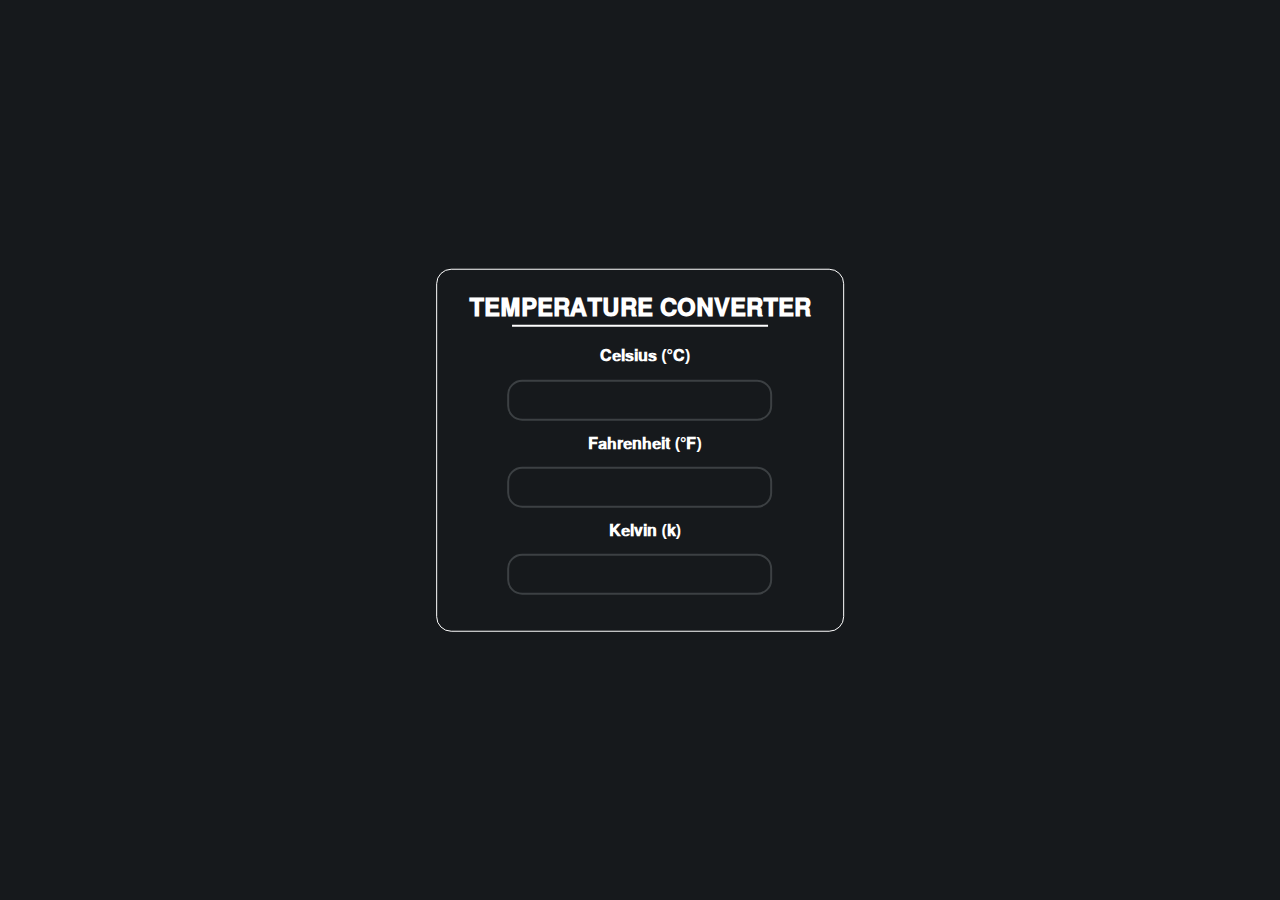
<file: TASK 3 - TEMPERATURE CONVERTER WEBSITE/index.html>
<!DOCTYPE html>
<html lang="en">
<head>
  <meta charset="UTF-8">
  <meta http-equiv="X-UA-Compatible" content="IE=Edge">
  <meta name="viewport" content="width=device-width, initial-scale=1">

  <title>𝐓𝐞𝐦𝐩𝐞𝐫𝐚𝐭𝐮𝐫𝐞 𝐂𝐨𝐧𝐯𝐞𝐫𝐭𝐞𝐫</title>
  <link rel="stylesheet" href="style.css">
</head>

<body>
  <div class="wrapper">
    <div class="container">
      <h1 class="head">𝐓𝐄𝐌𝐏𝐄𝐑𝐀𝐓𝐔𝐑𝐄 𝐂𝐎𝐍𝐕𝐄𝐑𝐓𝐄𝐑 </h1>
      <div class="cel-wrap">
        <label for="cel" class="lb-1"> 𝐂𝐞𝐥𝐬𝐢𝐮𝐬 (°𝐂) </label>
        <input type="number" id="cel" class="inp-1"/>
      </div>
      <div class="fahr-wrap">
        <label for="fahr" class="lb-2"> 𝐅𝐚𝐡𝐫𝐞𝐧𝐡𝐞𝐢𝐭 (°𝐅) </label>
        <input type="number" id="fahr" class="inp-2"/>
      </div>
      <div class="Kel-wrap">
      <label for="kel" class="lb-3"> 𝐊𝐞𝐥𝐯𝐢𝐧 (𝐤) </label>
      <input type="number" id="kel" class="inp-3" />
      </div>
    </div>
  </div>
  <script src="main.js"></script>
</body>
</html>
</file>
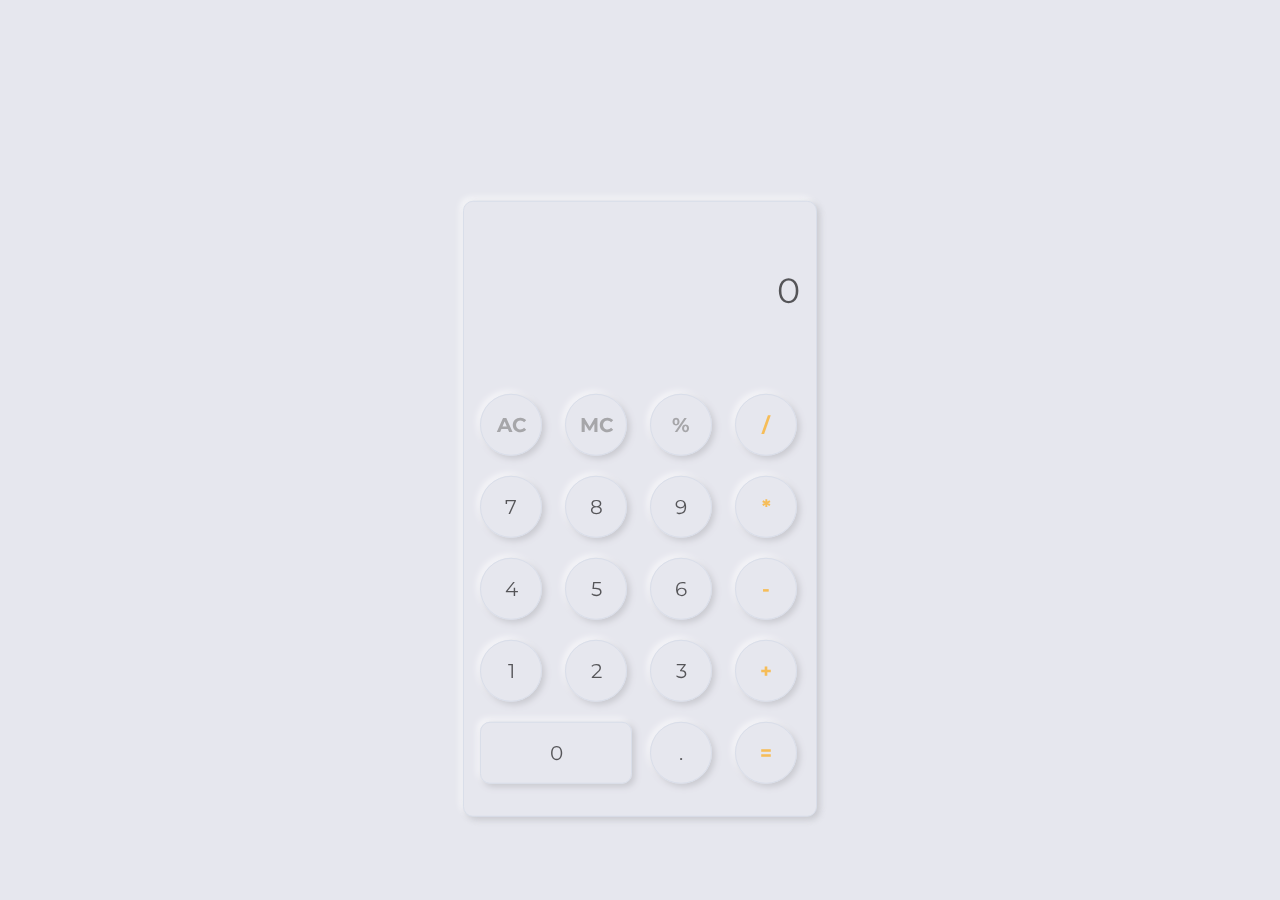
<file: TASK 4 - CALCULATOR/index.html>
<!DOCTYPE html>
<html>
<head>
    <title>Neumorphism calculator design</title>
 <style>
@import url('https://fonts.googleapis.com/css?family=Montserrat&display=swap');

body 
{
  font-family: 'Montserrat', sans-serif;
  background-color: #e6e7ee;
  font-size: 20px;
}
.container 
{
  background-color: #e6e7ee;
  width: 320px;
  height: 550px;
  border-radius: .5em;
  border:1px solid #d1d9e6;
  box-shadow: 3px 3px 6px #b8b9be, -3px -3px 6px #fff;
  margin: 0 auto;
  padding: 32px 16px;
  display: flex;
  flex-direction: column;
  justify-content: space-between;
  
}
.container .result {
  width: 100%;
  height: 150px;
}
.container .result p {
  font-size: 35px;
  overflow-y: auto;
  text-align: right;

}

.container .buttons {
  display: grid;
  grid-template-columns: repeat(4, 1fr);
  grid-gap: 1em;
}
.container .buttons .button, .container .buttons .num-button  {
  cursor:pointer;
  text-align: center;
  width: 60px;
  height: 60px;
  display: grid;
  place-content: center;
  border-radius: 50%;
  border:1px solid #d1d9e6;
  box-shadow: 3px 3px 6px #b8b9be, -3px -3px 6px #fff;
}

/*  UTILITIES*/
.container .buttons .zero {
  grid-column: 1/ 3;
  width: 100%;
  border-radius: 10px;
  border:1px solid #d1d9e6;
  box-shadow: 3px 3px 6px #b8b9be, -3px -3px 6px #fff;
  
}
.action-btn {
  color: grey;
  font-weight: bold;
}
.calc-action-btn{
  color: orange;
  font-weight: bold;
} 



</style>   
</head>
<body>
    <div class="container" style="transform: translate(0px, 14px)">
        <div class="result">
          <p id="result-box">0</p>
        </div>
    
    
        <div class="buttons">
          <div class="button action-btn" id="clear"> AC </div>
          <div class="button action-btn"> MC</div>
          <div class="button num-button  action-btn"> %</div>
          <div class="button num-button  calc-action-btn"> /</div>
          <div class="button num-button seven">7</div>
          <div class="button num-button eight">8</div>
          <div class="button num-button  nine">9</div>
          <div class="button num-button  calc-action-btn">*</div>
          <div class="button num-button  four">4</div>
          <div class="button num-button  five">5</div>
          <div class="button num-button  six">6</div>
          <div class="button num-button  calc-action-btn">-</div>
          <div class="button num-button  one">1</div>
          <div class="button num-button  two">2</div>
          <div class="button num-button  three">3</div>
          <div class="button num-button  calc-action-btn">+</div>
          <div class="button num-button  zero">0</div>
          <div class="button num-button  point">.</div>
          <div class="button calc-action-btn" id="total">=</div>
        </div>
    
      </div>
      <!-- partial -->
      <script src='https://cdnjs.cloudflare.com/ajax/libs/gsap/3.1.1/gsap.min.js'></script>
<script>
gsap.from('.container', {duration: 2, opacity: 0, stagger: 0.5, y: 500});

let btns = document.querySelectorAll(".num-button");
let allBtns = document.querySelectorAll(".button");
let resultBox = document.querySelector("#result-box");
let clearBtn = document.querySelector('#clear');

let total = document.querySelector("#total");

let btnSpread = [...btns];
let allBtnSpread = [...allBtns];

// For Number Inputs
btnSpread.forEach((button, i) => {
  button.addEventListener("click", () => {
    // Inner Values for calculator

    if (resultBox.innerHTML == "0") {
      resultBox.innerHTML = "";
    }

    let value = btns[i].innerHTML;
    resultBox.innerHTML += value;
  });
});


// Function to evalute Strings
function evaluate(fn) {
    return new Function('return ' + fn)();
}

// To calculate All Input
total.addEventListener('click', ()=> {
let allInputs = resultBox.innerHTML;

resultBox.innerHTML = evaluate(allInputs);

console.log(evaluate(allInputs));
})

// Clear all Inputs
clearBtn.addEventListener('click', ()=> {
    resultBox.innerHTML = "0";
})
// Add Css Style Animation

allBtnSpread.forEach((button, i)=> {
    button.addEventListener('click', ()=> {
       let element = allBtns[i];
       element.style.boxShadow ='inset -3px -3px 6px #fff, inset  3px 3px 6px #b8b9be';
       
       setTimeout(function(){
        element.style.boxShadow = "3px 3px 6px #b8b9be,-3px -3px 6px #fff"
       }, 0300);

    })

})
</script>   
</body>
</html>
</file>
<file: TASK 3 - TEMPERATURE CONVERTER WEBSITE/style.css>
*, *::before, *::after {
  padding: 0;
  margin: 0;
  box-sizing: border-box;
  font-family: sans-serif;
}

label, input {
  display: block;
  text-align: center;
  margin-bottom: .7rem;
}

.wrapper {
  width: 100%;
  height: 100vh;
  background-color: #16191C;
  position: relative;
}

.container {
  position: absolute;
  top: 50%;
  left: 50%;
  transform: translate(-50%, -50%);
  display: flex;
  flex-direction: column;
  align-items: center;
  padding: 1.5rem 2rem;
  border: 1px solid #fff;
  border-radius: 15px;
}

.head {
  color: #fff;
  font-size: 1.5rem;
  margin-bottom: 1.4rem;
  white-space: nowrap;
  position: relative;
}

.head::after {
  content: "";
  position: absolute;
  left: 50%;
  bottom: -5px;
  transform: translateX(-50%);
  width: 75%;
  height: 2px;
  background-color: #fff;
}


.inp-1, .inp-2, .inp-3 {
  border-radius: 15px;
  border: 2px solid #3c4043;
  font-size: 18px;
  line-height: 1.5;
  outline: none;
  font-weight: bold;
  color: #fff;
  padding: 5px 10px 5px 10px;
  background-color: #16191C;
}

.lb-1, .lb-2, .lb-3 {
  font-weight: bold;
  font-size: 1rem;
  color: #fff;
  padding-left: 10px;
  line-height: 1.5;
}
</file>
